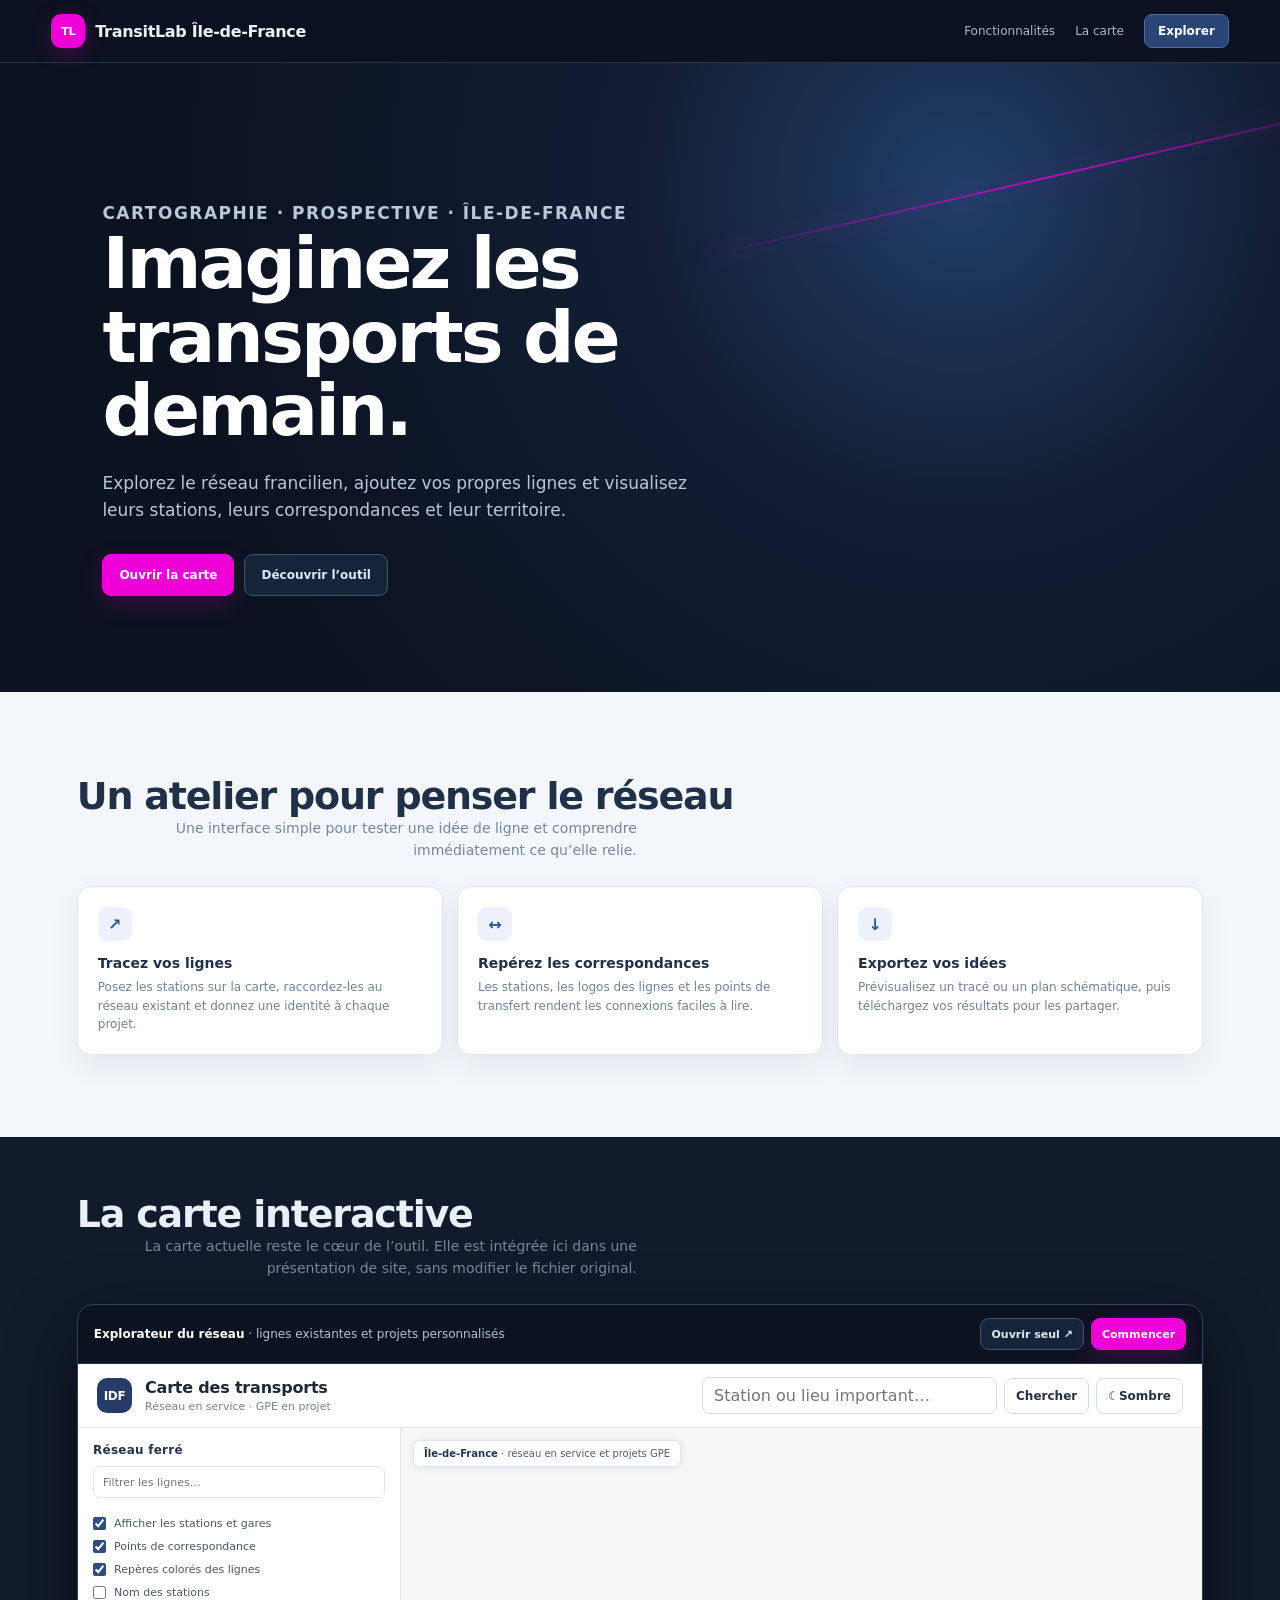
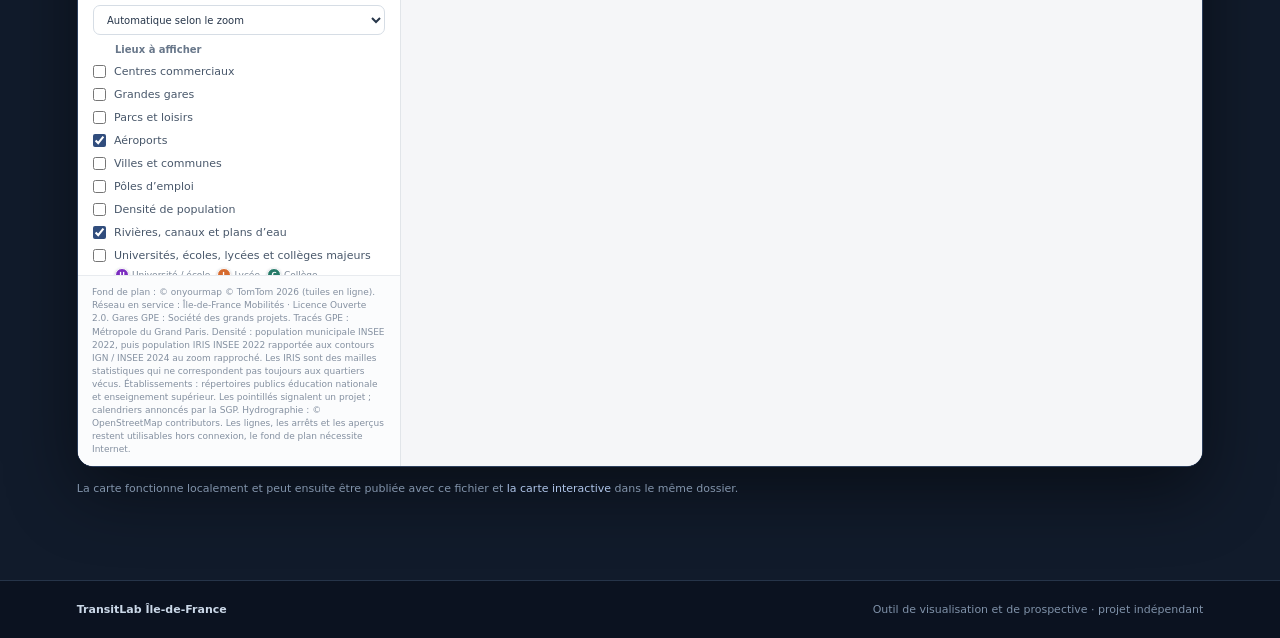
<file: index.html>
<!doctype html>
<html lang="fr">
<head>
<meta charset="utf-8">
<meta name="viewport" content="width=device-width,initial-scale=1">
<meta name="description" content="Explorez le réseau de transports francilien et imaginez vos propres lignes.">
<meta name="theme-color" content="#0b1220">
<meta property="og:type" content="website">
<meta property="og:site_name" content="TransitLab Île-de-France">
<meta property="og:title" content="TransitLab Île-de-France · Imaginez le réseau">
<meta property="og:description" content="Explorez le réseau de transports francilien et imaginez vos propres lignes.">
<meta property="og:image" content="https://nlz-adm.github.io/transitlab-idf/assets/transitlab-logo.png">
<meta property="og:locale" content="fr_FR">
<meta name="twitter:card" content="summary_large_image">
<meta name="twitter:title" content="TransitLab Île-de-France · Imaginez le réseau">
<meta name="twitter:description" content="Explorez le réseau de transports francilien et imaginez vos propres lignes.">
<meta name="twitter:image" content="https://nlz-adm.github.io/transitlab-idf/assets/transitlab-logo.png">
<link rel="manifest" href="manifest.json">
<link rel="icon" type="image/png" sizes="32x32" href="assets/transitlab-favicon-32.png">
<link rel="icon" type="image/png" sizes="48x48" href="assets/transitlab-favicon-48.png">
<link rel="apple-touch-icon" sizes="180x180" href="assets/transitlab-favicon-180.png">
<title>TransitLab Île-de-France · Imaginez le réseau</title>
<style>
:root{font-family:Inter,ui-sans-serif,system-ui,-apple-system,"Segoe UI",sans-serif;color:#eaf0f8;background:#0b1220;font-synthesis:none;text-rendering:optimizeLegibility}
*{box-sizing:border-box}
html{scroll-behavior:smooth}
body{margin:0;background:#0b1220;color:#eaf0f8}
a{color:inherit}
.site{min-height:100vh;overflow:hidden}
.nav{position:sticky;top:0;z-index:10;display:flex;align-items:center;gap:18px;padding:14px clamp(18px,4vw,56px);background:#0b1220e8;border-bottom:1px solid #263449;backdrop-filter:blur(14px)}
.brand{display:flex;align-items:center;gap:10px;text-decoration:none;font-weight:800;letter-spacing:-.3px}
.brand-mark{display:grid;place-items:center;width:34px;height:34px;border-radius:10px;background:#f000d9;color:#fff;font-size:11px;box-shadow:0 5px 20px #f000d944}
.nav-links{display:flex;align-items:center;gap:20px;margin-left:auto;color:#aab8cb;font-size:12px}
.nav-links a{text-decoration:none}.nav-links a:hover{color:#fff}
.nav-cta{padding:9px 13px;border:1px solid #506c9f;border-radius:8px;background:#284575;color:#fff;font-weight:700}
.hero{position:relative;padding:clamp(58px,10vw,115px) clamp(18px,8vw,120px) clamp(50px,8vw,96px);background:radial-gradient(circle at 75% 20%,#203e69 0,#121e33 30%,#0b1220 72%)}
.hero:after{content:"";position:absolute;right:-10%;top:18%;width:56%;height:2px;background:linear-gradient(90deg,transparent,#f000d9,transparent);transform:rotate(-13deg);opacity:.75;box-shadow:0 0 26px #f000d988}
.hero-inner{position:relative;z-index:1;max-width:720px}
.eyebrow{margin:0 0 15px;color:#8da8d1;font-size:11px;font-weight:800;letter-spacing:1.5px;text-transform:uppercase}
h1{max-width:740px;margin:0;color:#fff;font-size:clamp(38px,6vw,72px);line-height:1.02;letter-spacing:-2.8px}
.hero p{max-width:590px;margin:22px 0 0;color:#b9c7d9;font-size:17px;line-height:1.6}
.hero-actions{display:flex;flex-wrap:wrap;gap:10px;margin-top:30px}
.button{display:inline-flex;align-items:center;justify-content:center;min-height:42px;padding:10px 16px;border-radius:9px;border:1px solid #405574;background:#16243a;color:#dfe9f5;text-decoration:none;font-size:12px;font-weight:750;cursor:pointer}
.button:hover{background:#203552;border-color:#5d7eaf}.button.primary{border-color:#f000d9;background:#f000d9;color:#fff;box-shadow:0 8px 24px #f000d933}.button.primary:hover{background:#ff28e6}
.section{padding:clamp(48px,7vw,82px) clamp(18px,6vw,90px)}
.section-light{background:#f3f6fa;color:#203047}
.section-head{display:flex;align-items:end;justify-content:space-between;gap:20px;max-width:1180px;margin:0 auto 25px}
.section h2{margin:0;font-size:clamp(25px,3vw,38px);letter-spacing:-1.2px}.section-intro{max-width:560px;margin:10px auto 0;line-height:1.55;color:#75869d;font-size:14px}
.section-dark .section-intro{color:#a8b8cb}.section-head .section-intro{margin:0;text-align:right}
.features{display:grid;grid-template-columns:repeat(3,minmax(0,1fr));gap:14px;max-width:1180px;margin:0 auto}
.card{padding:20px;border:1px solid #dfe6ef;border-radius:14px;background:#fff;box-shadow:0 10px 30px #1c365712}.card-icon{display:grid;place-items:center;width:34px;height:34px;margin-bottom:14px;border-radius:9px;background:#edf1fb;color:#31568f;font-weight:850}.card h3{margin:0 0 7px;font-size:14px}.card p{margin:0;color:#718197;font-size:12px;line-height:1.55}
.map-section{padding-top:55px;background:#111b2b}.map-shell{max-width:1240px;margin:0 auto;border:1px solid #2d405d;border-radius:16px;background:#0b1220;box-shadow:0 24px 70px #0007;overflow:hidden}.map-toolbar{display:flex;align-items:center;justify-content:space-between;gap:12px;padding:13px 16px;border-bottom:1px solid #263449;color:#b5c3d5;font-size:12px}.map-toolbar strong{color:#fff}.map-toolbar-actions{display:flex;gap:7px}.map-toolbar .button{min-height:32px;padding:6px 10px;font-size:11px}.map-frame{display:block;width:100%;height:min(78vh,820px);min-height:560px;border:0;background:#f4f6f8}
.site-note{max-width:1240px;margin:14px auto 0;color:#8294ab;font-size:11px;line-height:1.5}
.site-note a{color:#aec4e8;text-decoration:none}.site-note a:hover{text-decoration:underline}
.footer{display:flex;justify-content:space-between;gap:20px;padding:22px clamp(18px,6vw,90px);border-top:1px solid #263449;background:#0b1220;color:#7f91a8;font-size:11px}.footer strong{color:#cbd8e8}
@media(max-width:760px){.nav{gap:10px;padding:11px 14px}.brand{font-size:13px}.nav-links{gap:9px;font-size:10px}.nav-links a:not(.nav-cta){display:none}.hero p{font-size:15px}.features{grid-template-columns:1fr}.section-head{display:block}.section-head .section-intro{text-align:left;margin-top:10px}.map-toolbar{align-items:flex-start;flex-direction:column}.map-toolbar-actions{width:100%}.map-toolbar .button{flex:1}.map-frame{height:74vh;min-height:500px}.footer{display:block}.footer span{display:block;margin-top:7px}}
</style>
</head>
<body>
<div class="site">
  <header class="nav">
    <a class="brand" href="#accueil" aria-label="TransitLab Île-de-France">
      <span class="brand-mark">TL</span><span>TransitLab Île-de-France</span>
    </a>
    <nav class="nav-links" aria-label="Navigation principale">
      <a href="#fonctionnalites">Fonctionnalités</a>
      <a href="#carte">La carte</a>
      <a class="nav-cta" href="#carte">Explorer</a>
    </nav>
  </header>

  <main>
    <section class="hero" id="accueil">
      <div class="hero-inner">
        <p class="eyebrow">Cartographie · prospective · Île-de-France</p>
        <h1>Imaginez les transports de demain.</h1>
        <p>Explorez le réseau francilien, ajoutez vos propres lignes et visualisez leurs stations, leurs correspondances et leur territoire.</p>
        <div class="hero-actions"><a class="button primary" href="#carte">Ouvrir la carte</a><a class="button" href="#fonctionnalites">Découvrir l’outil</a></div>
      </div>
    </section>

    <section class="section section-light" id="fonctionnalites">
      <div class="section-head"><div><h2>Un atelier pour penser le réseau</h2><p class="section-intro">Une interface simple pour tester une idée de ligne et comprendre immédiatement ce qu’elle relie.</p></div></div>
      <div class="features">
        <article class="card"><div class="card-icon">↗</div><h3>Tracez vos lignes</h3><p>Posez les stations sur la carte, raccordez-les au réseau existant et donnez une identité à chaque projet.</p></article>
        <article class="card"><div class="card-icon">↔</div><h3>Repérez les correspondances</h3><p>Les stations, les logos des lignes et les points de transfert rendent les connexions faciles à lire.</p></article>
        <article class="card"><div class="card-icon">↓</div><h3>Exportez vos idées</h3><p>Prévisualisez un tracé ou un plan schématique, puis téléchargez vos résultats pour les partager.</p></article>
      </div>
    </section>

    <section class="section map-section" id="carte">
      <div class="section-head"><div><h2>La carte interactive</h2><p class="section-intro">La carte actuelle reste le cœur de l’outil. Elle est intégrée ici dans une présentation de site, sans modifier le fichier original.</p></div></div>
      <div class="map-shell">
        <div class="map-toolbar"><span><strong>Explorateur du réseau</strong> · lignes existantes et projets personnalisés</span><div class="map-toolbar-actions"><a class="button" href="carte-interactive-ile-de-france.html?v=idf-custom-transport-20261026-trace-20261029-b11" target="_blank" rel="noopener">Ouvrir seul ↗</a><a class="button primary" href="carte-interactive-ile-de-france.html?v=idf-custom-transport-20261026-trace-20261029-b11#map">Commencer</a></div></div>
        <iframe class="map-frame" src="carte-interactive-ile-de-france.html?v=idf-custom-transport-20261026-trace-20261029-b11" title="Carte interactive des transports en Île-de-France" loading="lazy" decoding="async"></iframe>
      </div>
      <p class="site-note">La carte fonctionne localement et peut ensuite être publiée avec ce fichier et <a href="carte-interactive-ile-de-france.html?v=idf-custom-transport-20261026-trace-20261029-b11">la carte interactive</a> dans le même dossier.</p>
    </section>
  </main>

  <footer class="footer"><strong>TransitLab Île-de-France</strong><span>Outil de visualisation et de prospective · projet indépendant</span></footer>
</div>
</body>
</html>
</file>
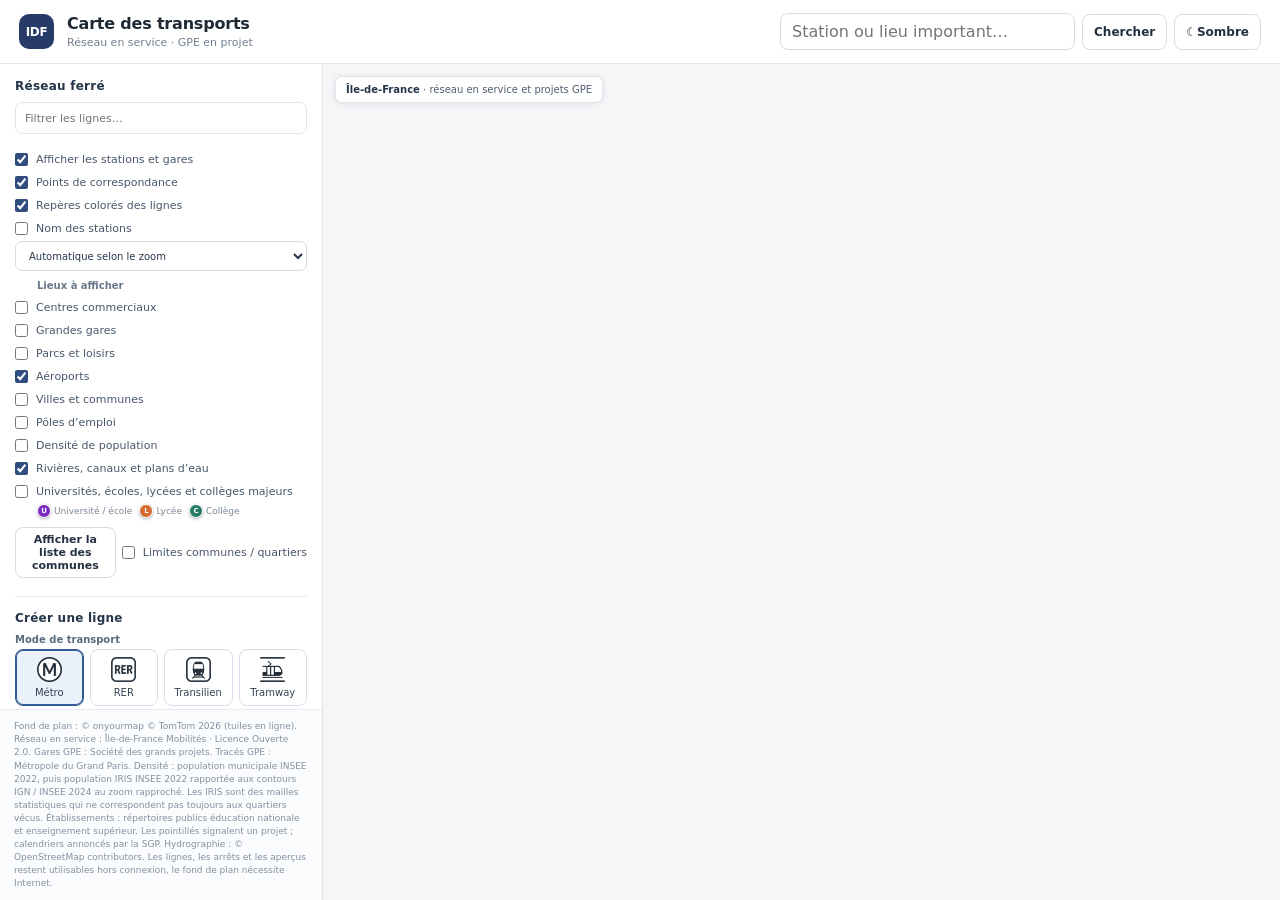
<file: carte-interactive-ile-de-france.html>
<!doctype html>
<html lang="fr">
<head>
<meta charset="utf-8">
<meta name="viewport" content="width=device-width,initial-scale=1">
<meta name="description" content="Carte interactive du réseau de transports en Île-de-France : lignes, stations, correspondances et création de lignes personnalisées.">
<meta name="theme-color" content="#0b1220">
<link rel="icon" type="image/png" sizes="32x32" href="assets/transitlab-favicon-32.png">
<link rel="icon" type="image/png" sizes="48x48" href="assets/transitlab-favicon-48.png">
<link rel="apple-touch-icon" sizes="180x180" href="assets/transitlab-favicon-180.png">
<link rel="manifest" href="manifest.json">
<title>Carte interactive des transports en Île-de-France</title>
<link rel="stylesheet" href="assets/leaflet.css">
<style>
:root{font-family:Inter,ui-sans-serif,system-ui,-apple-system,"Segoe UI",sans-serif;color:#1f2933;background:#f4f6f8;font-synthesis:none;text-rendering:optimizeLegibility}*{box-sizing:border-box}html,body{margin:0;width:100%;height:100%;overflow:hidden}button,input,select{font:inherit}button{cursor:pointer}.app{height:100dvh;display:flex;flex-direction:column}.topbar{height:64px;flex:none;display:flex;align-items:center;gap:13px;padding:0 19px;background:#fff;border-bottom:1px solid #e4e8ec;z-index:500}.brand-mark{width:35px;height:35px;border-radius:10px;background:#263b67;color:#fff;display:grid;place-items:center;font-weight:800;font-size:12px;letter-spacing:-.4px}.heading{min-width:0}.heading h1{font-size:16px;line-height:1.2;margin:0 0 3px;font-weight:730;letter-spacing:-.2px}.heading p{font-size:11px;color:#728092;margin:0}.top-spacer{flex:1}.searchbar{display:flex;gap:7px;align-items:center}.searchbar input{width:min(295px,28vw);height:37px;border:1px solid #d4dbe3;border-radius:8px;padding:0 11px;background:#fff;color:#253143;outline:none}.searchbar input:focus,.field:focus{border-color:#5777bd;box-shadow:0 0 0 3px #dce6f9}.button{min-height:36px;padding:7px 11px;border:1px solid #d4dbe3;border-radius:8px;background:#fff;color:#253143;font-size:12px;font-weight:650}.button:hover{background:#f4f6f8}.button.primary{background:#294579;color:#fff;border-color:#294579}.button.primary:hover{background:#203963}.button.danger{color:#a42c36}.button.small{min-height:31px;padding:5px 9px;font-size:11px}.main{display:flex;flex:1;min-height:0}.sidebar{width:323px;flex:none;background:#fff;border-right:1px solid #e1e5e9;display:flex;flex-direction:column;min-height:0;z-index:700}.side-scroll{padding:15px 15px 14px;overflow:auto;overscroll-behavior:contain}.section{margin:0 0 18px}.section-title{display:flex;align-items:center;justify-content:space-between;margin:0 0 9px;font-size:12px;font-weight:750;letter-spacing:.25px;color:#243449}.section-title span{font-size:10px;color:#8591a0;font-weight:550;letter-spacing:0}.filter{width:100%;height:32px;border:1px solid #e1e5e9;border-radius:7px;padding:0 9px;margin-bottom:9px;font-size:11px;outline:none}.mode-group{margin-bottom:7px}.mode-head{height:29px;display:flex;align-items:center;gap:8px;color:#405066;font-size:11px;font-weight:750}.mode-head input,.line-row input,.toggle-row input{accent-color:#314d7d}.count{margin-left:auto;font-size:10px;color:#8a96a4;font-weight:500}.line-list{display:grid;grid-template-columns:1fr 1fr;gap:2px 5px;padding-left:23px}.line-row{height:28px;display:flex;align-items:center;gap:6px;min-width:0;border-radius:5px;padding:0 4px;font-size:11px;color:#3e4b5e}.line-row:hover{background:#f5f7f9}.line-row input{margin:0;width:13px;height:13px;flex:none}.swatch{width:17px;height:4px;border-radius:4px;flex:none}.swatch.planned{height:0;border-top:2px dashed var(--swatch-color);border-radius:0;background:none!important}.line-period{margin-left:auto;padding-left:2px;color:#8a96a4;font-size:9px;font-variant-numeric:tabular-nums;white-space:nowrap}.line-name{white-space:nowrap;overflow:hidden;text-overflow:ellipsis}.toggle-row{display:flex;align-items:center;gap:8px;font-size:11px;color:#48576a;margin:10px 0 0}.toggle-row input{margin:0}.divider{border:0;border-top:1px solid #e8ebef;margin:14px 0}.field-label{display:block;font-size:10px;font-weight:700;color:#596a7d;margin:8px 0 4px}.field{width:100%;height:34px;border:1px solid #d6dde5;border-radius:7px;padding:0 9px;background:#fff;color:#27364a;font-size:12px;outline:none}.field.color{width:43px;padding:3px}.fieldrow{display:flex;gap:7px;align-items:end}.fieldrow>div:first-child{flex:1}.hint{font-size:10px;color:#798797;line-height:1.4;margin:8px 0}.button-row{display:flex;gap:6px;flex-wrap:wrap}.button-row .button{flex:1}.saved-select{width:100%;margin-top:8px}.drawing-note{display:none;padding:8px 9px;border-radius:7px;background:#eef4ff;color:#294579;font-size:10px;line-height:1.4;margin:8px 0}.drawing-note.visible{display:block}.snap-toggle{display:flex;align-items:center;gap:7px;margin:7px 0 10px;font-size:10px;color:#536276}.snap-toggle input{margin:0;accent-color:#314d7d}.stop-list-head{display:flex;align-items:center;justify-content:space-between;margin:7px 0 5px;font-size:10px;font-weight:750;color:#45556a}.stop-list-head span:last-child{color:#8692a1;font-weight:550}.stop-list{display:grid;gap:4px;max-height:170px;overflow:auto;overscroll-behavior:contain}.stop-row{display:grid;grid-template-columns:19px minmax(0,1fr) 29px 29px 29px 29px;gap:3px;align-items:center}.stop-row.branch-head{grid-template-columns:minmax(0,1fr) 29px;margin-top:5px}.stop-branch-title{font-size:10px;color:#45556a;font-weight:700}.stop-row.branch-stop{grid-template-columns:19px minmax(0,1fr) 29px;padding-left:9px}.basemap-settings{margin-top:4px}.basemap-settings summary{cursor:pointer;font-size:11px;font-weight:750;color:#45556a}.basemap-settings[open] summary{margin-bottom:5px}.stop-order{font-size:10px;text-align:center;color:#68778a;font-variant-numeric:tabular-nums}.stop-name.field{height:29px;min-width:0;padding:0 6px;font-size:11px}.stop-action{width:29px;height:29px;min-height:29px;padding:0;line-height:1;font-size:14px;color:#526174}.stop-action:disabled{opacity:.38;cursor:default}.stop-remove{color:#a42c36}.stop-empty{padding:7px 2px;color:#8490a0;font-size:10px}.custom-stop-icon{display:grid;place-items:center;background:#fff;border:2px solid var(--stop-color,#223e70);border-radius:50%;width:14px;height:14px;box-shadow:0 1px 5px #15233b70}.custom-stop-icon.active{width:20px;height:20px;background:var(--stop-color);color:#fff;border:2px solid #fff;font-size:9px;font-weight:800;line-height:1;box-shadow:0 1px 5px #15233b80}.data-note{margin-top:auto;border-top:1px solid #e8ebef;padding:10px 14px;color:#8490a0;font-size:9px;line-height:1.45;background:#fbfcfd}.data-note a{color:#536b93;text-decoration:none}.data-note a:hover{text-decoration:underline}.map-wrap{position:relative;flex:1;min-width:0;min-height:0;background:#f5f6f8}.map{position:absolute;inset:0}.map-badge{position:absolute;z-index:500;left:12px;top:12px;padding:7px 10px;background:#fff;border:1px solid #e0e5e9;border-radius:7px;box-shadow:0 1px 6px #18223018;font-size:10px;color:#4f5e70;pointer-events:none}.map-badge strong{color:#243449}.leaflet-control-layers-toggle{background-image:none!important;display:flex;align-items:center;justify-content:center;width:36px;height:36px}.leaflet-control-layers-toggle::after{content:"▤";font-size:20px;color:#34445b}.town-label{background:transparent;border:0;white-space:nowrap;text-align:center;color:#566574;font-size:10px;font-weight:550;text-shadow:0 1px 3px #fff,1px 0 3px #fff,-1px 0 3px #fff,0 -1px 3px #fff;pointer-events:none}.town-label .town-major{color:#34465a;font-weight:750}.dept-label{background:transparent;border:0;white-space:nowrap;text-align:center;color:#647184;font-size:10px;font-weight:750;line-height:1.05;text-shadow:0 1px 3px white,1px 0 3px white,-1px 0 3px white,0 -1px 3px white;pointer-events:none}.dept-label span{display:block}.custom-stop-icon{background:#fff;border:3px solid #223e70;border-radius:50%;width:16px;height:16px;box-shadow:0 1px 5px #15233b70}.leaflet-tooltip.custom-tip{border:0;border-radius:4px;padding:3px 6px;font-size:10px;box-shadow:0 1px 4px #0002}.route-badge-icon,.poi-icon-wrap{background:transparent;border:0}.route-badge{display:grid;place-items:center;height:20px;min-width:24px;padding:0 4px;border:2px solid #fff;border-radius:8px;font-size:9px;font-weight:850;line-height:1;white-space:nowrap;box-shadow:0 1px 5px #15233b70}.station-name-label{background:transparent;border:0;white-space:nowrap;text-align:center;color:#364454;font-size:9px;font-weight:600;text-shadow:0 1px 3px #fff,1px 0 3px #fff,-1px 0 3px #fff,0 -1px 3px #fff;pointer-events:none}.poi-icon{display:grid;place-items:center;width:23px;height:23px;border:2px solid #fff;border-radius:50%;color:#fff;font-size:11px;font-weight:800;line-height:1;box-shadow:0 1px 5px #15233b80}.poi-icon.shopping{background:#9a5a25}.poi-icon.hub{background:#2d5f96}.poi-icon.leisure{background:#34825f}.leaflet-tooltip.poi-label{border:0;border-radius:4px;padding:3px 6px;font-size:10px;box-shadow:0 1px 4px #0002}.poi-heading{margin:9px 0 0 22px;color:#68778a;font-size:10px;font-weight:700}.leaflet-popup-content{font:12px/1.45 inherit}.leaflet-control-attribution{font-size:9px!important}.status{font-size:10px;color:#818d9c;margin:8px 0 0;min-height:14px}.status.good{color:#26704a}.status.bad{color:#a42c36}.mobile-panel-button{display:none}
@media(max-width:760px){.topbar{height:57px;padding:0 10px;gap:9px}.brand-mark{width:31px;height:31px}.heading h1{font-size:13px}.heading p{font-size:9px}.searchbar input{width:min(170px,37vw);height:34px}.searchbar .button{min-height:34px;padding:5px 8px}.main{position:relative}.sidebar{position:absolute;left:0;top:0;bottom:0;width:min(320px,88vw);transform:translateX(-101%);transition:transform .2s ease;box-shadow:4px 0 18px #10182822}.sidebar.open{transform:translateX(0)}.mobile-panel-button{display:block;position:absolute;left:10px;top:55px;z-index:500;border-radius:7px;background:#fff;border:1px solid #dce1e6;padding:8px 10px;font-size:11px;font-weight:700;color:#34445b;box-shadow:0 1px 6px #10182818}.map-badge{top:12px;left:10px}.sidebar.open~.mobile-panel-button{left:min(325px,89vw)}}
</style>
<style>
.iris-name-label{background:none!important;border:0!important;pointer-events:none!important}
.iris-name-label span{display:block;color:#43576f;font-size:9px;font-weight:600;letter-spacing:0;white-space:nowrap;text-shadow:0 1px 2px #fff,0 0 4px #fff}
.dark-mode .iris-name-label span{color:#d3e2ec;text-shadow:0 1px 2px #101827,0 0 4px #101827}
.commune-tools{display:flex;gap:6px;align-items:center;margin-top:9px}.commune-tools .button{flex:1}.commune-tools .toggle-row{margin:0;white-space:nowrap}.commune-list-panel{margin-top:7px}.commune-results{display:grid;gap:2px;max-height:190px;overflow:auto;overscroll-behavior:contain;margin-top:5px}.commune-result{width:100%;min-height:29px;display:flex;justify-content:space-between;align-items:center;gap:8px;padding:4px 6px;border:0;border-radius:5px;background:transparent;text-align:left;color:#354459;font-size:11px}.commune-result:hover,.commune-result:focus-visible{background:#f2f5f8}.commune-result small{color:#8490a0;font-size:10px;white-space:nowrap}.commune-result-note{margin:5px 0;color:#798797;font-size:10px}.connect-row{display:flex;gap:6px;align-items:center}.connect-row .field{min-width:0;flex:1}.connect-row .button{flex:none}.poi-icon.airport{background:#294579;font-size:13px}.custom-stop-icon{position:relative}.custom-stop-icon.connected:after{content:'↔';position:absolute;top:-9px;right:-9px;display:grid;place-items:center;width:12px;height:12px;border:1px solid #fff;border-radius:50%;background:var(--stop-color);color:#fff;font-size:8px;font-weight:800;line-height:1}
</style>
<style id="line-logo-style">.line-logo-mini{display:block;width:18px;height:18px;flex:none;object-fit:contain;border-radius:5px;box-shadow:0 1px 3px #15233b38}.route-badge.line-logo-badge{width:28px;min-width:28px;height:28px;padding:0;border-radius:8px;background:transparent!important;border:0;box-shadow:none}.route-badge.line-logo-badge img{display:block;width:28px;height:28px;object-fit:contain;border-radius:8px}.station-label-transfers .route-badge.line-logo-badge{width:20px;min-width:20px;height:20px;padding:0;border-radius:6px;background:transparent!important;border:0;box-shadow:none}.station-label-transfers .route-badge.line-logo-badge img{width:20px;height:20px;border-radius:6px}.route-badge.generated-line-logo{border:0;box-shadow:none}.line-logo-legend{display:block;width:24px;height:24px;object-fit:contain;border-radius:6px;box-shadow:0 1px 3px #15233b38}.custom-logo-preview{display:flex;align-items:center;gap:7px;margin-top:8px;color:#7c8795;font-size:10px}.custom-logo-preview img{width:30px;height:30px;border-radius:8px;box-shadow:0 1px 3px #15233b38}.custom-mode-picker{display:grid;grid-template-columns:repeat(4,minmax(0,1fr));gap:6px;margin:4px 0 8px}.custom-mode-option{min-width:0;display:flex;flex-direction:column;align-items:center;justify-content:center;gap:5px;padding:7px 3px;border:1px solid #d8dee8;border-radius:8px;background:#fff;color:#334155;font:inherit;font-size:10px;cursor:pointer}.custom-mode-option img{width:25px;height:25px;object-fit:contain}.custom-mode-option.selected{border-color:#315b93;background:#eaf1fb;box-shadow:inset 0 0 0 1px #315b93}.custom-mode-option:focus-visible{outline:2px solid #315b93;outline-offset:2px}.mode-select-state{position:absolute!important;width:1px!important;height:1px!important;padding:0!important;margin:-1px!important;overflow:hidden!important;clip:rect(0,0,0,0)!important;white-space:nowrap!important;border:0!important}</style>
<style>.line-row .line-label-toggle{margin-left:auto;width:12px;height:12px}.line-row .line-label-caption{color:#8a96a4;font-size:9px;cursor:pointer}</style>
<style>.employment-label{background:transparent;border:0;white-space:nowrap;text-align:center;color:#765126;font-size:9px;font-weight:750;text-shadow:0 1px 3px #fff,1px 0 3px #fff,-1px 0 3px #fff,0 -1px 3px #fff;pointer-events:none}.employment-label span{display:inline-block;padding:2px 5px;border:1px solid #d29a5f;border-radius:5px;background:#fffaf3}.employment-label strong{font-size:8px;color:#ad6727;margin-right:3px}</style>
<style id="dark-mode-style">.theme-button{white-space:nowrap}.dark-mode{background:#0b1220;color:#e6edf6}.dark-mode .topbar,.dark-mode .sidebar{background:#111827;border-color:#263449}.dark-mode .heading h1,.dark-mode .section-title,.dark-mode .mode-head{color:#e6edf6}.dark-mode .heading p,.dark-mode .section-title span,.dark-mode .count,.dark-mode .line-period,.dark-mode .toggle-row,.dark-mode .field-label,.dark-mode .hint,.dark-mode .snap-toggle,.dark-mode .stop-list-head,.dark-mode .stop-list-head span:last-child,.dark-mode .poi-heading{color:#9aa9bd}.dark-mode .topbar{box-shadow:0 1px 0 #263449}.dark-mode .searchbar input,.dark-mode .filter,.dark-mode .field{background:#0f1a2b;color:#e6edf6;border-color:#34445b}.dark-mode .searchbar input::placeholder,.dark-mode .filter::placeholder,.dark-mode .field::placeholder{color:#7f8da1}.dark-mode .button{background:#172338;color:#e6edf6;border-color:#3a4a63}.dark-mode .button:hover{background:#22324b}.dark-mode .button.primary{background:#3a5d99;border-color:#3a5d99;color:#fff}.dark-mode .button.primary:hover{background:#4b70ad}.dark-mode .button.danger{color:#ff9ca5}.dark-mode .line-row{color:#d5dfec}.dark-mode .line-row:hover{background:#1b2a40}.dark-mode .divider{border-top-color:#263449}.dark-mode .drawing-note{background:#192d4a;color:#bcd4f5}.dark-mode .data-note{background:#0d1726;border-top-color:#263449;color:#8494aa}.dark-mode .data-note a{color:#9db9e5}.dark-mode .map-wrap,.dark-mode .map,.dark-mode .leaflet-container{background:#0b1220}.dark-mode .leaflet-image-layer{filter:brightness(.58) saturate(.72) contrast(1.08)}.dark-mode .map-badge{background:#111827;border-color:#34445b;color:#c3d0e0;box-shadow:0 1px 8px #0008}.dark-mode .map-badge strong{color:#f0f5fb}.dark-mode .leaflet-control-layers,.dark-mode .leaflet-bar a{background:#111827;border-color:#34445b;color:#e6edf6}.dark-mode .leaflet-control-layers-toggle::after{color:#dbe6f3}.dark-mode .leaflet-bar a:hover,.dark-mode .leaflet-control-layers-toggle:hover{background:#1c2b41}.dark-mode .leaflet-control-attribution{background:#111827cc;color:#9aa9bd}.dark-mode .leaflet-control-attribution a{color:#b3c8e7}.dark-mode .leaflet-tooltip,.dark-mode .leaflet-popup-content-wrapper,.dark-mode .leaflet-popup-tip{background:#172338;color:#e6edf6;border-color:#34445b}.dark-mode .leaflet-tooltip{box-shadow:0 2px 8px #0008}.dark-mode .leaflet-popup-content a{color:#a9c5f4}.dark-mode .town-label{color:#cbd8e8;text-shadow:0 1px 3px #0b1220,1px 0 3px #0b1220,-1px 0 3px #0b1220,0 -1px 3px #0b1220}.dark-mode .town-label .town-major{color:#f0f5fb}.dark-mode .dept-label{color:#bdcadb;text-shadow:0 1px 3px #0b1220,1px 0 3px #0b1220,-1px 0 3px #0b1220,0 -1px 3px #0b1220}.dark-mode .station-name-label{color:#dbe7f4;text-shadow:0 1px 3px #0b1220,1px 0 3px #0b1220,-1px 0 3px #0b1220,0 -1px 3px #0b1220}.dark-mode .employment-label{color:#f0c48e;text-shadow:0 1px 3px #0b1220,1px 0 3px #0b1220,-1px 0 3px #0b1220,0 -1px 3px #0b1220}.dark-mode .employment-label span{background:#2b2115;border-color:#b87534}.dark-mode .custom-stop-icon{background:#0f1a2b}.dark-mode .commune-result{color:#d5dfec}.dark-mode .commune-result:hover,.dark-mode .commune-result:focus-visible{background:#1b2a40}.dark-mode .mobile-panel-button{background:#111827;border-color:#34445b;color:#e6edf6}.dark-mode .population-legend{background:#111827;border-color:#34445b;color:#e6edf6;box-shadow:0 3px 16px #0008}.dark-mode .population-legend-subtitle,.dark-mode .population-scale-labels,.dark-mode .population-legend-note{color:#9aa9bd}.dark-mode .education-popup-meta{color:#a5b4c7}.dark-mode .education-key{color:#9aa9bd}.dark-mode .education-selection{background:#111827;border-color:#34445b;color:#e6edf6;box-shadow:0 3px 16px #0008}.dark-mode .education-selection-meta{color:#a5b4c7}.dark-mode .education-selection-close{color:#c3d0e0}@media(max-width:760px){.dark-mode .theme-label{display:none}.theme-button{padding-left:9px!important;padding-right:9px!important}}</style>
<style id="population-education-style">.population-legend{position:absolute;left:14px;bottom:14px;z-index:530;width:215px;max-width:calc(100% - 28px);padding:10px 11px 9px;background:#fff;border:1px solid #d8dee6;border-radius:9px;box-shadow:0 3px 16px #18223025;color:#28374c;font-size:10px}.population-legend[hidden]{display:none}.population-legend-title{font-size:11px;font-weight:800}.population-legend-subtitle{margin-top:2px;color:#7c8795;font-size:9px;line-height:1.35}.population-scale{display:grid;grid-template-columns:repeat(7,1fr);height:10px;margin:8px 0 3px;border:1px solid #fff;box-shadow:0 0 0 1px #d7dde5}.population-scale{background:linear-gradient(to right,#fff7bc 0%,#fee391 2.5%,#fec44f 7.5%,#fe9929 15%,#ec7014 30%,#cc4c02 50%,#8c2d04 100%)}.population-scale span{background:transparent!important}.population-scale-labels{display:flex;justify-content:space-between;color:#748195;font-size:8px}.population-legend-note{margin-top:7px;color:#8a95a2;font-size:8px;line-height:1.35}.education-icon{display:grid;place-items:center;width:20px;height:20px;border:2px solid #fff;border-radius:50%;color:#fff;font-size:9px;font-weight:850;line-height:1;box-shadow:0 1px 5px #15233b80}.education-icon.universite{background:#7b2cbf}.education-icon.lycee{background:#d66b2f}.education-icon.college{background:#267a68}.leaflet-tooltip.education-label{border:0;border-radius:4px;padding:3px 6px;font-size:10px;box-shadow:0 1px 4px #0002}.education-popup-title{font-weight:800}.education-popup-meta{color:#697789;font-size:10px}.education-key{display:flex;flex-wrap:wrap;gap:7px;margin:6px 0 0 22px;color:#7a8796;font-size:9px}.education-key-item{display:inline-flex;align-items:center;gap:3px}.education-key-dot{display:grid;place-items:center;width:14px;height:14px;border:1px solid #fff;border-radius:50%;color:#fff;font-size:7px;font-weight:850;line-height:1;box-shadow:0 1px 3px #15233b55}.education-key-dot.universite{background:#7b2cbf}.education-key-dot.lycee{background:#d66b2f}.education-key-dot.college{background:#267a68}.education-selection{position:absolute;right:14px;top:14px;z-index:535;width:285px;max-width:calc(100% - 28px);padding:11px 34px 11px 12px;background:#fff;border:1px solid #d8dee6;border-radius:9px;box-shadow:0 3px 16px #18223025;color:#28374c;font-size:10px}.education-selection[hidden]{display:none}.education-selection-close{position:absolute;right:8px;top:7px;border:0;background:transparent;color:#667487;font-size:16px;line-height:1;padding:0 2px}.education-selection-title{font-size:12px;font-weight:800;line-height:1.25}.education-selection-meta{margin-top:3px;color:#697789;line-height:1.35}.education-selection-detail{margin-top:6px;line-height:1.4}.education-icon-wrap{cursor:pointer!important;pointer-events:auto!important}.education-icon-wrap .education-icon{pointer-events:auto}@media(max-width:760px){.education-selection{right:10px;top:55px;width:270px}}</style><style id="schematic-plan-style">.plan-modal{position:fixed;inset:0;z-index:1100;display:grid;place-items:center;padding:22px;background:#142033b8}.plan-modal[hidden]{display:none}.plan-dialog{width:min(1420px,calc(100vw - 36px));height:min(790px,calc(100vh - 36px));display:flex;flex-direction:column;background:#fff;border:1px solid #d6dde5;border-radius:13px;box-shadow:0 20px 70px #09111f55;overflow:hidden}.plan-head{display:flex;align-items:center;justify-content:space-between;gap:12px;padding:13px 16px;border-bottom:1px solid #e5e9ee;background:#fff;color:#23344b}.plan-head h2{margin:0;font-size:15px;font-weight:800}.plan-head p{margin:3px 0 0;color:#768495;font-size:10px}.plan-close{border:0;background:transparent;color:#546579;font-size:24px;line-height:1;padding:0 3px}.plan-preview{flex:1;min-height:0;overflow:auto;background:#f5f6f8;padding:20px}.plan-svg{display:block;width:auto;min-width:0;max-width:none;height:auto;background:#fff;box-shadow:0 1px 9px #18223018}.plan-foot{display:flex;align-items:center;justify-content:space-between;gap:14px;padding:9px 13px;border-top:1px solid #e5e9ee;background:#fbfcfd;color:#778596;font-size:9px}.plan-actions{display:flex;gap:6px;flex:none}.dark-mode .plan-dialog{background:#111827;border-color:#34445b;box-shadow:0 20px 70px #000b}.dark-mode .plan-head{background:#111827;border-color:#34445b;color:#e6edf6}.dark-mode .plan-head p,.dark-mode .plan-foot{color:#9aa9bd}.dark-mode .plan-close{color:#c3d0e0}.dark-mode .plan-preview{background:#0b1220}.dark-mode .plan-foot{background:#0d1726;border-color:#34445b}@media(max-width:760px){.plan-modal{padding:8px}.plan-dialog{width:calc(100vw - 16px);height:calc(100vh - 16px)}.plan-preview{padding:10px}.plan-foot{align-items:flex-start;flex-direction:column}.plan-actions{width:100%}.plan-actions .button{flex:1}}</style><style id="trace-preview-style">.trace-preview-modal{position:fixed;inset:0;z-index:1100;display:grid;place-items:center;padding:22px;background:#142033b8}.trace-preview-modal[hidden]{display:none}.trace-preview-dialog{width:min(1540px,calc(100vw - 36px));height:min(900px,calc(100vh - 36px));display:flex;flex-direction:column;background:#fff;border:1px solid #d6dde5;border-radius:13px;box-shadow:0 20px 70px #09111f55;overflow:hidden}.trace-preview-head{display:flex;align-items:center;justify-content:space-between;gap:12px;padding:13px 16px;border-bottom:1px solid #e5e9ee;background:#fff;color:#23344b}.trace-preview-head h2{margin:0;font-size:15px;font-weight:800}.trace-preview-head p{margin:3px 0 0;color:#768495;font-size:10px}.trace-preview-close{border:0;background:transparent;color:#546579;font-size:24px;line-height:1;padding:0 3px}.trace-preview-content{flex:1;min-height:0;overflow:auto;display:grid;place-items:center;background:#f5f6f8;padding:18px}.trace-preview-content svg{display:block;width:min(100%,1800px);height:auto;box-shadow:0 1px 9px #18223018}.trace-preview-foot{display:flex;align-items:center;justify-content:space-between;gap:14px;padding:9px 13px;border-top:1px solid #e5e9ee;background:#fbfcfd;color:#778596;font-size:9px}.trace-preview-actions{display:flex;gap:6px;flex:none}.dark-mode .trace-preview-dialog{background:#111827;border-color:#34445b;box-shadow:0 20px 70px #000b}.dark-mode .trace-preview-head{background:#111827;border-color:#34445b;color:#e6edf6}.dark-mode .trace-preview-head p,.dark-mode .trace-preview-foot{color:#9aa9bd}.dark-mode .trace-preview-close{color:#c3d0e0}.dark-mode .trace-preview-content{background:#0b1220}.dark-mode .trace-preview-foot{background:#0d1726;border-color:#34445b}@media(max-width:760px){.trace-preview-modal{padding:8px}.trace-preview-dialog{width:calc(100vw - 16px);height:calc(100vh - 16px)}.trace-preview-content{padding:10px}.trace-preview-foot{align-items:flex-start;flex-direction:column}.trace-preview-actions{width:100%}.trace-preview-actions .button{flex:1}}</style><style id="station-transfer-label-style">.station-label-combo{display:flex;align-items:center;justify-content:center;gap:7px;width:100%;height:20px;white-space:nowrap}.station-label-text{display:inline-block;line-height:18px}.station-label-transfers{display:inline-flex;align-items:center;gap:3px}.station-label-transfers .route-badge{height:18px;min-height:18px;padding:0 3px;border-width:1.5px;border-radius:6px;font-size:8px;box-shadow:0 1px 4px #15233b70}.dark-mode .station-label-text{color:#dbe7f4}</style><style id="basemap-tone-style">.basemap-tiles{filter:saturate(.42) contrast(.9) brightness(1.06)}#map.poi-focus .basemap-tiles{filter:saturate(.28) contrast(.88) brightness(1.08)}.dark-mode .basemap-tiles{filter:saturate(.3) brightness(.66) contrast(1.05)}.dark-mode #map.poi-focus .basemap-tiles{filter:saturate(.2) brightness(.6)}.poi-icon{width:21px;height:21px;font-size:10px;border-width:2px;box-shadow:0 1px 4px #15233b66}.poi-icon.shopping{background:#86613a}.poi-icon.hub{background:#345a80}.poi-icon.leisure{background:#357a5c}.poi-icon.airport{background:#3f5382;font-size:12px}.poi-active-summary{margin:7px 0 0 22px;color:#7d8a99;font-size:9px;line-height:1.35}.dark-mode .poi-active-summary{color:#9aa9bd}</style><style id="transfer-custom-logo-style">.transfer-custom-badges{display:inline-flex;align-items:center;gap:2px;padding:2px;background:#fff;border-radius:7px;box-shadow:0 1px 5px #15233b70;white-space:nowrap}.route-badge.transfer-point-logo,.route-badge.transfer-point-logo img{width:20px;min-width:20px;height:20px;min-height:20px;padding:0;border:0;border-radius:6px;box-shadow:none}.route-badge.transfer-point-logo img{object-fit:contain}</style></head>
<body>
<div class="app">
<header class="topbar">
<div class="brand-mark">IDF</div>
<div class="heading"><h1>Carte des transports</h1><p>Réseau en service · GPE en projet</p></div>
<div class="top-spacer"></div>
<div class="searchbar"><input id="stationSearch" list="stationNames" placeholder="Station ou lieu important…" aria-label="Rechercher une station ou un lieu important"><datalist id="stationNames"></datalist><button class="button" id="searchButton">Chercher</button><button class="button theme-button" id="themeToggle" type="button" aria-pressed="false" title="Activer le mode sombre"><span class="theme-icon" aria-hidden="true">☾</span><span class="theme-label">Sombre</span></button></div>
</header>
<div class="main">
<aside class="sidebar" id="sidebar"><div class="side-scroll">
<section class="section">
<div class="section-title">Réseau ferré <span id="totalCount"></span></div>
<input class="filter" id="lineFilter" type="search" placeholder="Filtrer les lignes…" aria-label="Filtrer les lignes">
<div id="layerGroups"></div>
<label class="toggle-row"><input id="stationsToggle" type="checkbox" checked>Afficher les stations et gares</label>
<label class="toggle-row"><input id="transferToggle" type="checkbox" checked>Points de correspondance</label>
<label class="toggle-row"><input id="lineBadgesToggle" type="checkbox" checked>Repères colorés des lignes</label>
<label class="toggle-row"><input id="stationNamesToggle" type="checkbox">Nom des stations</label>
<select class="field" id="stationNamesMode" aria-label="Densité des noms de stations" style="margin-top:6px;height:30px;font-size:10px"><option value="auto">Automatique selon le zoom</option><option value="major">Gares principales seulement</option><option value="all">Tous les noms dès maintenant</option></select>
<div class="poi-heading">Lieux à afficher</div>
<label class="toggle-row"><input id="poiShoppingToggle" type="checkbox">Centres commerciaux</label>
<label class="toggle-row"><input id="poiHubsToggle" type="checkbox">Grandes gares</label>
<label class="toggle-row"><input id="poiLeisureToggle" type="checkbox">Parcs et loisirs</label>
<label class="toggle-row"><input id="poiAirportsToggle" type="checkbox" checked>Aéroports</label>
<div class="poi-active-summary" id="poiActiveSummary" aria-live="polite"></div>
<label class="toggle-row"><input id="citiesToggle" type="checkbox">Villes et communes</label>
<label class="toggle-row"><input id="employmentToggle" type="checkbox">Pôles d’emploi</label>
<label class="toggle-row"><input id="populationToggle" type="checkbox" title="Densité par IRIS au zoom rapproché">Densité de population</label>
<label class="toggle-row"><input id="waterToggle" type="checkbox" checked title="Cours d’eau, canaux et plans d’eau">Rivières, canaux et plans d’eau</label>
<label class="toggle-row"><input id="educationToggle" type="checkbox">Universités, écoles, lycées et collèges majeurs</label><div class="education-key" aria-label="Légende des établissements"><span class="education-key-item"><i class="education-key-dot universite">U</i>Université / école</span><span class="education-key-item"><i class="education-key-dot lycee">L</i>Lycée</span><span class="education-key-item"><i class="education-key-dot college">C</i>Collège</span></div>
<div class="commune-tools"><button class="button small" id="communeListButton" type="button" aria-expanded="false">Afficher la liste des communes</button><label class="toggle-row"><input id="communesBoundaryToggle" type="checkbox" title="Communes au zoom large, mailles statistiques IRIS au zoom rapproché">Limites communes / quartiers</label></div>
<div class="commune-list-panel" id="communeListPanel" hidden><input class="filter" id="communeSearch" type="search" placeholder="Rechercher une commune…" aria-label="Rechercher une commune"><div class="commune-results" id="communeResults" aria-live="polite"></div></div>
</section>
<hr class="divider">
<section class="section">
<div class="section-title">Créer une ligne</div>
<label class="field-label">Mode de transport</label>
<div class="custom-mode-picker" id="customModePicker" role="group" aria-label="Choisir un mode de transport">
<button type="button" class="custom-mode-option selected" data-mode="Metro" aria-pressed="true"><img src="assets/lines-mini/mode-metro.png" alt=""><span>Métro</span></button>
<button type="button" class="custom-mode-option" data-mode="RER" aria-pressed="false"><img src="assets/lines-mini/rer.png" alt=""><span>RER</span></button>
<button type="button" class="custom-mode-option" data-mode="Transilien" aria-pressed="false"><img src="assets/lines-mini/transilien.png" alt=""><span>Transilien</span></button>
<button type="button" class="custom-mode-option" data-mode="Tramway" aria-pressed="false"><img src="assets/lines-mini/tram.png" alt=""><span>Tramway</span></button>
</div>
<select class="mode-select-state" id="customLineMode" tabindex="-1" aria-hidden="true"><option value="Metro">Métro</option><option value="RER">RER</option><option value="Transilien">Transilien</option><option value="Tramway">Tramway</option></select>
<label class="field-label" for="lineTitle">Nom ou code de la ligne</label>
<input class="field" id="lineTitle" value="M19" maxlength="50" placeholder="Ex. M19, RER F, Train X, T15">
<div class="fieldrow"><div><label class="field-label" for="nextStopName">Nom du prochain arrêt (facultatif)</label><input class="field" id="nextStopName" placeholder="Ex. Chessy — Gare"></div><div><label class="field-label" for="lineColor">Couleur</label><input class="field color" id="lineColor" type="color" value="#ec0016" aria-label="Couleur de la ligne"></div></div><div class="custom-logo-preview" aria-live="polite"><span>Icône du mode de transport</span><img id="customLogoPreviewImage" class="line-logo-legend" alt="Icône du mode de transport"></div>
<div class="button-row" style="margin-top:9px"><button class="button primary" id="drawButton">Commencer le tracé</button><button class="button small" id="newLineButton">Nouvelle ligne</button></div>
<div class="drawing-note" id="drawingNote">Clique sur la carte pour ajouter un arrêt. Les points peuvent être déplacés après leur pose.</div>
<label class="snap-toggle"><input id="snapToStations" type="checkbox" checked>Caler près d’une gare (rayon de 24 px)</label>
<label class="field-label" for="existingStationSearch">Raccorder une gare existante</label>
<div class="connect-row"><input class="field" id="existingStationSearch" list="networkStationNames" placeholder="Chercher une gare…" aria-label="Choisir une gare existante"><datalist id="networkStationNames"></datalist><button class="button small" id="connectStationButton" type="button">Ajouter</button></div>
<div class="hint">L’arrêt sera placé exactement sur la gare et raccordé aux lignes qui la desservent.</div>
<div class="stop-list-head"><span>Ordre des arrêts</span><span id="stopSummary">0 arrêt · 0 tronçon</span></div>
<div class="stop-list" id="stopList" aria-live="polite"></div>
<div class="button-row" style="margin-top:7px"><button class="button small" id="undoButton">Annuler le dernier arrêt</button><button class="button small" id="exportButton">Exporter toutes les lignes</button><button class="button small" id="traceImageButton">Prévisualiser le tracé</button><button class="button small" id="traceDownloadButton">Télécharger GeoJSON</button><button class="button small" id="planButton">Générer le plan</button></div>
<div class="button-row" style="margin-top:6px"><label class="button small" for="importFile" style="display:grid;place-items:center">Importer GeoJSON</label><input id="importFile" type="file" accept=".json,.geojson,application/geo+json,application/json" hidden><button class="button small danger" id="deleteLineButton">Supprimer la ligne</button></div>
<select class="field saved-select" id="savedLines" aria-label="Choisir une ligne créée"></select>
<div class="status" id="saveStatus" aria-live="polite"></div>
<div class="divider"></div>
<details class="basemap-settings" id="basemapSettings">
<summary>Fond de plan · clé TomTom</summary>
<div class="connect-row" style="margin-top:7px"><input class="field" id="tomtomKeyInput" placeholder="Clé API TomTom…" autocomplete="off" spellcheck="false" aria-label="Clé API TomTom"><button class="button small" id="tomtomKeyButton" type="button">Utiliser</button></div>
<div class="hint">Sans clé, le fond utilise le service onyourmap (peut être limité). Avec une clé gratuite <a href="https://developer.tomtom.com/" target="_blank" rel="noopener">developer.tomtom.com</a> (Map Display API · Raster Tiles, 200 000 requêtes/mois), le fond bascule sur les tuiles TomTom. La clé reste dans ce navigateur.</div>
<div class="hint" id="tomtomKeyState"></div>
</details>
</section>
</div>
<div class="data-note">Fond de plan : © onyourmap © TomTom 2026 (tuiles en ligne). Réseau en service : Île-de-France Mobilités · Licence Ouverte 2.0. Gares GPE : Société des grands projets. Tracés GPE : Métropole du Grand Paris. Densité : population municipale INSEE 2022, puis population IRIS INSEE 2022 rapportée aux contours IGN / INSEE 2024 au zoom rapproché. Les IRIS sont des mailles statistiques qui ne correspondent pas toujours aux quartiers vécus. Établissements : répertoires publics éducation nationale et enseignement supérieur. Les pointillés signalent un projet ; calendriers annoncés par la SGP. Hydrographie : © OpenStreetMap contributors. Les lignes, les arrêts et les aperçus restent utilisables hors connexion, le fond de plan nécessite Internet.</div>
</aside>
<button class="mobile-panel-button" id="panelButton">☰ Lignes et tracé</button>
<div class="map-wrap"><div id="map" class="map" role="application" aria-label="Carte interactive de l’Île-de-France"></div><div class="map-badge"><strong>Île-de-France</strong> · réseau en service et projets GPE</div><div class="population-legend" id="populationLegend" hidden><div class="population-legend-title">Densité de population</div><div class="population-legend-subtitle">Habitants par km² · population municipale 2022</div><div class="population-scale" aria-hidden="true"><span></span><span></span><span></span><span></span><span></span><span></span><span></span></div><div class="population-scale-labels"><span>0</span><span>20k+</span></div><div class="population-legend-note">La densité passe aux mailles IRIS au zoom rapproché.</div></div><div class="education-selection" id="educationSelection" hidden aria-live="polite"><button class="education-selection-close" id="educationSelectionClose" type="button" aria-label="Fermer la fiche">×</button><div id="educationSelectionBody"></div></div></div></div>
<div class="plan-modal" id="planModal" hidden role="dialog" aria-modal="true" aria-labelledby="planModalTitle"><div class="plan-dialog"><header class="plan-head"><div><h2 id="planModalTitle">Plan schématique</h2><p id="planModalSubtitle">Ligne personnalisée</p></div><button class="plan-close" id="planClose" type="button" aria-label="Fermer le plan">×</button></header><div class="plan-preview" id="planPreview" role="img" aria-label="Plan schématique de la ligne personnalisée"></div><footer class="plan-foot"><span>Modèle inspiré du plan RER C · logos officiels = correspondances</span><div class="plan-actions"><button class="button small" id="planPrint" type="button">Imprimer</button><button class="button small" id="planPdfDownload" type="button">Télécharger PDF</button><button class="button small primary" id="planDownload" type="button">Télécharger SVG</button></div></footer></div></div>
</div>
</div>
<div class="trace-preview-modal" id="tracePreviewModal" hidden role="dialog" aria-modal="true" aria-labelledby="tracePreviewTitle"><div class="trace-preview-dialog"><header class="trace-preview-head"><div><h2 id="tracePreviewTitle">Aperçu du tracé</h2><p id="tracePreviewSubtitle">Ligne personnalisée</p></div><button class="trace-preview-close" id="tracePreviewClose" type="button" aria-label="Fermer l’aperçu">×</button></header><div class="trace-preview-content" id="tracePreviewContent" role="img" aria-label="Aperçu du tracé cartographique"></div><footer class="trace-preview-foot"><span>Vérifie le placement des stations, noms et correspondances avant l’export.</span><div class="trace-preview-actions"><button class="button small" id="tracePreviewCancel" type="button">Fermer</button><button class="button small primary" id="tracePreviewDownload" type="button">Télécharger PNG</button></div></footer></div></div>
<script src="assets/leaflet.js" defer></script>
<script type="module" src="assets/map-boot.js?v=idf-custom-transport-20261026-trace-20261029-b11" defer></script>
</body>
</html>
</file>
<file: assets/leaflet.css>
/* required styles */

.leaflet-pane,
.leaflet-tile,
.leaflet-marker-icon,
.leaflet-marker-shadow,
.leaflet-tile-container,
.leaflet-pane > svg,
.leaflet-pane > canvas,
.leaflet-zoom-box,
.leaflet-image-layer,
.leaflet-layer {
	position: absolute;
	left: 0;
	top: 0;
	}
.leaflet-container {
	overflow: hidden;
	}
.leaflet-tile,
.leaflet-marker-icon,
.leaflet-marker-shadow {
	-webkit-user-select: none;
	   -moz-user-select: none;
	        user-select: none;
	  -webkit-user-drag: none;
	}
/* Prevents IE11 from highlighting tiles in blue */
.leaflet-tile::selection {
	background: transparent;
}
/* Safari renders non-retina tile on retina better with this, but Chrome is worse */
.leaflet-safari .leaflet-tile {
	image-rendering: -webkit-optimize-contrast;
	}
/* hack that prevents hw layers "stretching" when loading new tiles */
.leaflet-safari .leaflet-tile-container {
	width: 1600px;
	height: 1600px;
	-webkit-transform-origin: 0 0;
	}
.leaflet-marker-icon,
.leaflet-marker-shadow {
	display: block;
	}
/* .leaflet-container svg: reset svg max-width decleration shipped in Joomla! (joomla.org) 3.x */
/* .leaflet-container img: map is broken in FF if you have max-width: 100% on tiles */
.leaflet-container .leaflet-overlay-pane svg {
	max-width: none !important;
	max-height: none !important;
	}
.leaflet-container .leaflet-marker-pane img,
.leaflet-container .leaflet-shadow-pane img,
.leaflet-container .leaflet-tile-pane img,
.leaflet-container img.leaflet-image-layer,
.leaflet-container .leaflet-tile {
	max-width: none !important;
	max-height: none !important;
	width: auto;
	padding: 0;
	}

.leaflet-container img.leaflet-tile {
	/* See: https://bugs.chromium.org/p/chromium/issues/detail?id=600120 */
	mix-blend-mode: plus-lighter;
}

.leaflet-container.leaflet-touch-zoom {
	-ms-touch-action: pan-x pan-y;
	touch-action: pan-x pan-y;
	}
.leaflet-container.leaflet-touch-drag {
	-ms-touch-action: pinch-zoom;
	/* Fallback for FF which doesn't support pinch-zoom */
	touch-action: none;
	touch-action: pinch-zoom;
}
.leaflet-container.leaflet-touch-drag.leaflet-touch-zoom {
	-ms-touch-action: none;
	touch-action: none;
}
.leaflet-container {
	-webkit-tap-highlight-color: transparent;
}
.leaflet-container a {
	-webkit-tap-highlight-color: rgba(51, 181, 229, 0.4);
}
.leaflet-tile {
	filter: inherit;
	visibility: hidden;
	}
.leaflet-tile-loaded {
	visibility: inherit;
	}
.leaflet-zoom-box {
	width: 0;
	height: 0;
	-moz-box-sizing: border-box;
	     box-sizing: border-box;
	z-index: 800;
	}
/* workaround for https://bugzilla.mozilla.org/show_bug.cgi?id=888319 */
.leaflet-overlay-pane svg {
	-moz-user-select: none;
	}

.leaflet-pane         { z-index: 400; }

.leaflet-tile-pane    { z-index: 200; }
.leaflet-overlay-pane { z-index: 400; }
.leaflet-shadow-pane  { z-index: 500; }
.leaflet-marker-pane  { z-index: 600; }
.leaflet-tooltip-pane   { z-index: 650; }
.leaflet-popup-pane   { z-index: 700; }

.leaflet-map-pane canvas { z-index: 100; }
.leaflet-map-pane svg    { z-index: 200; }

.leaflet-vml-shape {
	width: 1px;
	height: 1px;
	}
.lvml {
	behavior: url(#default#VML);
	display: inline-block;
	position: absolute;
	}


/* control positioning */

.leaflet-control {
	position: relative;
	z-index: 800;
	pointer-events: visiblePainted; /* IE 9-10 doesn't have auto */
	pointer-events: auto;
	}
.leaflet-top,
.leaflet-bottom {
	position: absolute;
	z-index: 1000;
	pointer-events: none;
	}
.leaflet-top {
	top: 0;
	}
.leaflet-right {
	right: 0;
	}
.leaflet-bottom {
	bottom: 0;
	}
.leaflet-left {
	left: 0;
	}
.leaflet-control {
	float: left;
	clear: both;
	}
.leaflet-right .leaflet-control {
	float: right;
	}
.leaflet-top .leaflet-control {
	margin-top: 10px;
	}
.leaflet-bottom .leaflet-control {
	margin-bottom: 10px;
	}
.leaflet-left .leaflet-control {
	margin-left: 10px;
	}
.leaflet-right .leaflet-control {
	margin-right: 10px;
	}


/* zoom and fade animations */

.leaflet-fade-anim .leaflet-popup {
	opacity: 0;
	-webkit-transition: opacity 0.2s linear;
	   -moz-transition: opacity 0.2s linear;
	        transition: opacity 0.2s linear;
	}
.leaflet-fade-anim .leaflet-map-pane .leaflet-popup {
	opacity: 1;
	}
.leaflet-zoom-animated {
	-webkit-transform-origin: 0 0;
	    -ms-transform-origin: 0 0;
	        transform-origin: 0 0;
	}
svg.leaflet-zoom-animated {
	will-change: transform;
}

.leaflet-zoom-anim .leaflet-zoom-animated {
	-webkit-transition: -webkit-transform 0.25s cubic-bezier(0,0,0.25,1);
	   -moz-transition:    -moz-transform 0.25s cubic-bezier(0,0,0.25,1);
	        transition:         transform 0.25s cubic-bezier(0,0,0.25,1);
	}
.leaflet-zoom-anim .leaflet-tile,
.leaflet-pan-anim .leaflet-tile {
	-webkit-transition: none;
	   -moz-transition: none;
	        transition: none;
	}

.leaflet-zoom-anim .leaflet-zoom-hide {
	visibility: hidden;
	}


/* cursors */

.leaflet-interactive {
	cursor: pointer;
	}
.leaflet-grab {
	cursor: -webkit-grab;
	cursor:    -moz-grab;
	cursor:         grab;
	}
.leaflet-crosshair,
.leaflet-crosshair .leaflet-interactive {
	cursor: crosshair;
	}
.leaflet-popup-pane,
.leaflet-control {
	cursor: auto;
	}
.leaflet-dragging .leaflet-grab,
.leaflet-dragging .leaflet-grab .leaflet-interactive,
.leaflet-dragging .leaflet-marker-draggable {
	cursor: move;
	cursor: -webkit-grabbing;
	cursor:    -moz-grabbing;
	cursor:         grabbing;
	}

/* marker & overlays interactivity */
.leaflet-marker-icon,
.leaflet-marker-shadow,
.leaflet-image-layer,
.leaflet-pane > svg path,
.leaflet-tile-container {
	pointer-events: none;
	}

.leaflet-marker-icon.leaflet-interactive,
.leaflet-image-layer.leaflet-interactive,
.leaflet-pane > svg path.leaflet-interactive,
svg.leaflet-image-layer.leaflet-interactive path {
	pointer-events: visiblePainted; /* IE 9-10 doesn't have auto */
	pointer-events: auto;
	}

/* visual tweaks */

.leaflet-container {
	background: #ddd;
	outline-offset: 1px;
	}
.leaflet-container a {
	color: #0078A8;
	}
.leaflet-zoom-box {
	border: 2px dotted #38f;
	background: rgba(255,255,255,0.5);
	}


/* general typography */
.leaflet-container {
	font-family: "Helvetica Neue", Arial, Helvetica, sans-serif;
	font-size: 12px;
	font-size: 0.75rem;
	line-height: 1.5;
	}


/* general toolbar styles */

.leaflet-bar {
	box-shadow: 0 1px 5px rgba(0,0,0,0.65);
	border-radius: 4px;
	}
.leaflet-bar a {
	background-color: #fff;
	border-bottom: 1px solid #ccc;
	width: 26px;
	height: 26px;
	line-height: 26px;
	display: block;
	text-align: center;
	text-decoration: none;
	color: black;
	}
.leaflet-bar a,
.leaflet-control-layers-toggle {
	background-position: 50% 50%;
	background-repeat: no-repeat;
	display: block;
	}
.leaflet-bar a:hover,
.leaflet-bar a:focus {
	background-color: #f4f4f4;
	}
.leaflet-bar a:first-child {
	border-top-left-radius: 4px;
	border-top-right-radius: 4px;
	}
.leaflet-bar a:last-child {
	border-bottom-left-radius: 4px;
	border-bottom-right-radius: 4px;
	border-bottom: none;
	}
.leaflet-bar a.leaflet-disabled {
	cursor: default;
	background-color: #f4f4f4;
	color: #bbb;
	}

.leaflet-touch .leaflet-bar a {
	width: 30px;
	height: 30px;
	line-height: 30px;
	}
.leaflet-touch .leaflet-bar a:first-child {
	border-top-left-radius: 2px;
	border-top-right-radius: 2px;
	}
.leaflet-touch .leaflet-bar a:last-child {
	border-bottom-left-radius: 2px;
	border-bottom-right-radius: 2px;
	}

/* zoom control */

.leaflet-control-zoom-in,
.leaflet-control-zoom-out {
	font: bold 18px 'Lucida Console', Monaco, monospace;
	text-indent: 1px;
	}

.leaflet-touch .leaflet-control-zoom-in, .leaflet-touch .leaflet-control-zoom-out  {
	font-size: 22px;
	}


/* layers control */

.leaflet-control-layers {
	box-shadow: 0 1px 5px rgba(0,0,0,0.4);
	background: #fff;
	border-radius: 5px;
	}
.leaflet-control-layers-toggle {
	background-image: none;
	width: 36px;
	height: 36px;
	}
.leaflet-retina .leaflet-control-layers-toggle {
	background-image: none;
	background-size: 26px 26px;
	}
.leaflet-touch .leaflet-control-layers-toggle {
	width: 44px;
	height: 44px;
	}
.leaflet-control-layers .leaflet-control-layers-list,
.leaflet-control-layers-expanded .leaflet-control-layers-toggle {
	display: none;
	}
.leaflet-control-layers-expanded .leaflet-control-layers-list {
	display: block;
	position: relative;
	}
.leaflet-control-layers-expanded {
	padding: 6px 10px 6px 6px;
	color: #333;
	background: #fff;
	}
.leaflet-control-layers-scrollbar {
	overflow-y: scroll;
	overflow-x: hidden;
	padding-right: 5px;
	}
.leaflet-control-layers-selector {
	margin-top: 2px;
	position: relative;
	top: 1px;
	}
.leaflet-control-layers label {
	display: block;
	font-size: 13px;
	font-size: 1.08333em;
	}
.leaflet-control-layers-separator {
	height: 0;
	border-top: 1px solid #ddd;
	margin: 5px -10px 5px -6px;
	}

/* Default icon URLs */
.leaflet-default-icon-path { /* used only in path-guessing heuristic, see L.Icon.Default */
	background-image: none;
	}


/* attribution and scale controls */

.leaflet-container .leaflet-control-attribution {
	background: #fff;
	background: rgba(255, 255, 255, 0.8);
	margin: 0;
	}
.leaflet-control-attribution,
.leaflet-control-scale-line {
	padding: 0 5px;
	color: #333;
	line-height: 1.4;
	}
.leaflet-control-attribution a {
	text-decoration: none;
	}
.leaflet-control-attribution a:hover,
.leaflet-control-attribution a:focus {
	text-decoration: underline;
	}
.leaflet-attribution-flag {
	display: inline !important;
	vertical-align: baseline !important;
	width: 1em;
	height: 0.6669em;
	}
.leaflet-left .leaflet-control-scale {
	margin-left: 5px;
	}
.leaflet-bottom .leaflet-control-scale {
	margin-bottom: 5px;
	}
.leaflet-control-scale-line {
	border: 2px solid #777;
	border-top: none;
	line-height: 1.1;
	padding: 2px 5px 1px;
	white-space: nowrap;
	-moz-box-sizing: border-box;
	     box-sizing: border-box;
	background: rgba(255, 255, 255, 0.8);
	text-shadow: 1px 1px #fff;
	}
.leaflet-control-scale-line:not(:first-child) {
	border-top: 2px solid #777;
	border-bottom: none;
	margin-top: -2px;
	}
.leaflet-control-scale-line:not(:first-child):not(:last-child) {
	border-bottom: 2px solid #777;
	}

.leaflet-touch .leaflet-control-attribution,
.leaflet-touch .leaflet-control-layers,
.leaflet-touch .leaflet-bar {
	box-shadow: none;
	}
.leaflet-touch .leaflet-control-layers,
.leaflet-touch .leaflet-bar {
	border: 2px solid rgba(0,0,0,0.2);
	background-clip: padding-box;
	}


/* popup */

.leaflet-popup {
	position: absolute;
	text-align: center;
	margin-bottom: 20px;
	}
.leaflet-popup-content-wrapper {
	padding: 1px;
	text-align: left;
	border-radius: 12px;
	}
.leaflet-popup-content {
	margin: 13px 24px 13px 20px;
	line-height: 1.3;
	font-size: 13px;
	font-size: 1.08333em;
	min-height: 1px;
	}
.leaflet-popup-content p {
	margin: 17px 0;
	margin: 1.3em 0;
	}
.leaflet-popup-tip-container {
	width: 40px;
	height: 20px;
	position: absolute;
	left: 50%;
	margin-top: -1px;
	margin-left: -20px;
	overflow: hidden;
	pointer-events: none;
	}
.leaflet-popup-tip {
	width: 17px;
	height: 17px;
	padding: 1px;

	margin: -10px auto 0;
	pointer-events: auto;

	-webkit-transform: rotate(45deg);
	   -moz-transform: rotate(45deg);
	    -ms-transform: rotate(45deg);
	        transform: rotate(45deg);
	}
.leaflet-popup-content-wrapper,
.leaflet-popup-tip {
	background: white;
	color: #333;
	box-shadow: 0 3px 14px rgba(0,0,0,0.4);
	}
.leaflet-container a.leaflet-popup-close-button {
	position: absolute;
	top: 0;
	right: 0;
	border: none;
	text-align: center;
	width: 24px;
	height: 24px;
	font: 16px/24px Tahoma, Verdana, sans-serif;
	color: #757575;
	text-decoration: none;
	background: transparent;
	}
.leaflet-container a.leaflet-popup-close-button:hover,
.leaflet-container a.leaflet-popup-close-button:focus {
	color: #585858;
	}
.leaflet-popup-scrolled {
	overflow: auto;
	}

.leaflet-oldie .leaflet-popup-content-wrapper {
	-ms-zoom: 1;
	}
.leaflet-oldie .leaflet-popup-tip {
	width: 24px;
	margin: 0 auto;

	-ms-filter: "progid:DXImageTransform.Microsoft.Matrix(M11=0.70710678, M12=0.70710678, M21=-0.70710678, M22=0.70710678)";
	filter: progid:DXImageTransform.Microsoft.Matrix(M11=0.70710678, M12=0.70710678, M21=-0.70710678, M22=0.70710678);
	}

.leaflet-oldie .leaflet-control-zoom,
.leaflet-oldie .leaflet-control-layers,
.leaflet-oldie .leaflet-popup-content-wrapper,
.leaflet-oldie .leaflet-popup-tip {
	border: 1px solid #999;
	}


/* div icon */

.leaflet-div-icon {
	background: #fff;
	border: 1px solid #666;
	}


/* Tooltip */
/* Base styles for the element that has a tooltip */
.leaflet-tooltip {
	position: absolute;
	padding: 6px;
	background-color: #fff;
	border: 1px solid #fff;
	border-radius: 3px;
	color: #222;
	white-space: nowrap;
	-webkit-user-select: none;
	-moz-user-select: none;
	-ms-user-select: none;
	user-select: none;
	pointer-events: none;
	box-shadow: 0 1px 3px rgba(0,0,0,0.4);
	}
.leaflet-tooltip.leaflet-interactive {
	cursor: pointer;
	pointer-events: auto;
	}
.leaflet-tooltip-top:before,
.leaflet-tooltip-bottom:before,
.leaflet-tooltip-left:before,
.leaflet-tooltip-right:before {
	position: absolute;
	pointer-events: none;
	border: 6px solid transparent;
	background: transparent;
	content: "";
	}

/* Directions */

.leaflet-tooltip-bottom {
	margin-top: 6px;
}
.leaflet-tooltip-top {
	margin-top: -6px;
}
.leaflet-tooltip-bottom:before,
.leaflet-tooltip-top:before {
	left: 50%;
	margin-left: -6px;
	}
.leaflet-tooltip-top:before {
	bottom: 0;
	margin-bottom: -12px;
	border-top-color: #fff;
	}
.leaflet-tooltip-bottom:before {
	top: 0;
	margin-top: -12px;
	margin-left: -6px;
	border-bottom-color: #fff;
	}
.leaflet-tooltip-left {
	margin-left: -6px;
}
.leaflet-tooltip-right {
	margin-left: 6px;
}
.leaflet-tooltip-left:before,
.leaflet-tooltip-right:before {
	top: 50%;
	margin-top: -6px;
	}
.leaflet-tooltip-left:before {
	right: 0;
	margin-right: -12px;
	border-left-color: #fff;
	}
.leaflet-tooltip-right:before {
	left: 0;
	margin-left: -12px;
	border-right-color: #fff;
	}

/* Printing */

@media print {
	/* Prevent printers from removing background-images of controls. */
	.leaflet-control {
		-webkit-print-color-adjust: exact;
		print-color-adjust: exact;
		}
	}
</file>
